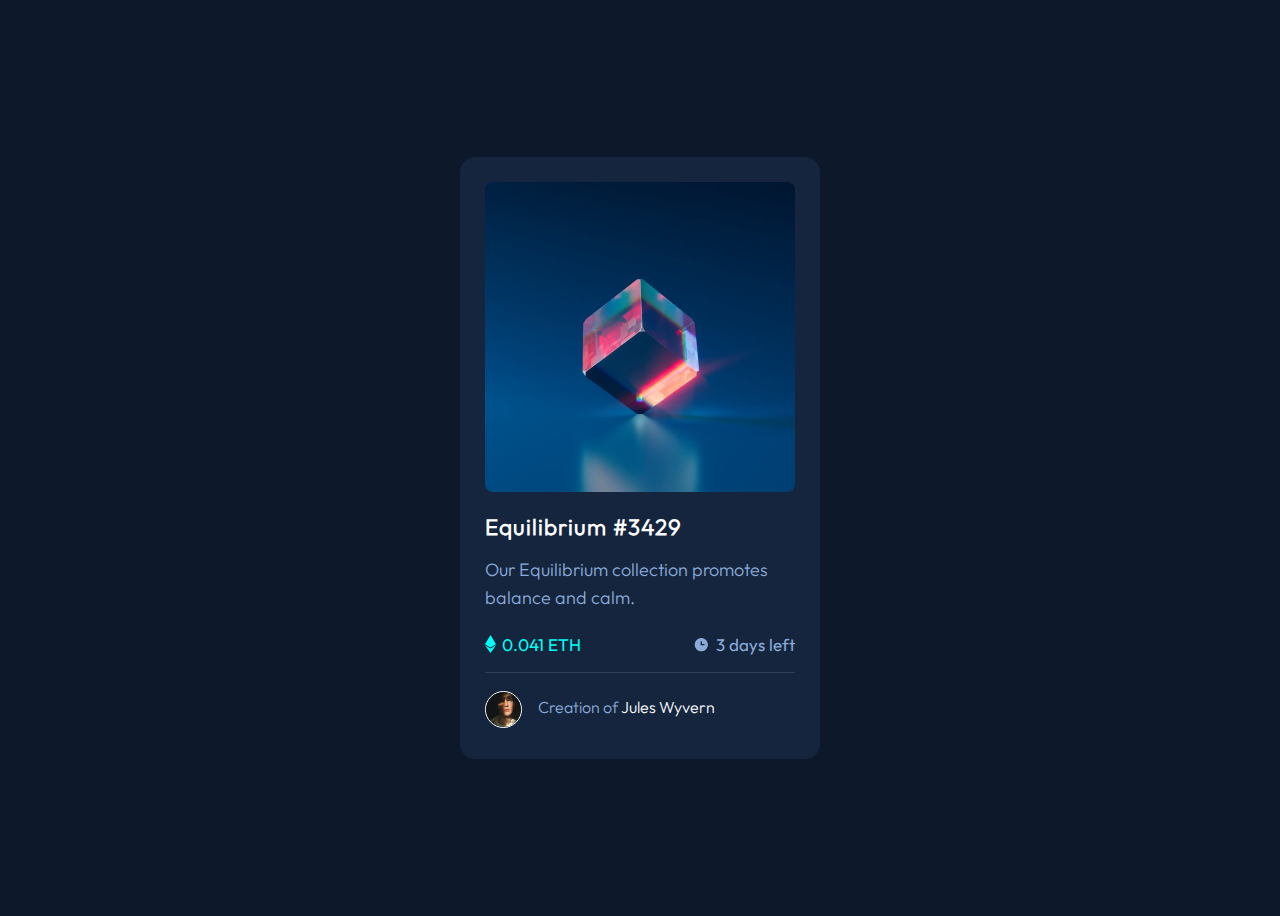
<file: 1. NFT preview card component/index.html>
<!DOCTYPE html>
<html lang="en">
<head>
    <meta charset="UTF-8">
    <meta http-equiv="X-UA-Compatible" content="IE=edge">
    <meta name="viewport" content="width=device-width, initial-scale=1.0">
    <title>NTF card</title>
    <link rel="stylesheet" href="assets/css/styles.css">
    <link rel="shortcut icon" href="assets/img/favicon-32x32.png" type="image/x-icon">
</head>
<body>
    <div class="container">
        <div id="mainPic">
            <div class="eye-overlay">
                <img src="assets/img/icon-view.svg" alt="Eye image" />
            </div>
        </div>
        <h1>Equilibrium #3429</h1>
        <p class="description-p">Our Equilibrium collection promotes balance and calm.</p>
        <div class="elements">
            <div class="ethereum">
                <img src="assets/img/icon-ethereum.svg" alt="Icono de Ethereum" id="ethImg" />
                <span class="ethAmount">0.041 ETH</span>
            </div>
            <div class="days">
                <img src="assets/img/icon-clock.svg" alt="icono de reloj" id="clockImg" />
                <span class="daysLeft">3 days left</span>
            </div>
        </div>
        <hr />
        <footer>
            <img src="assets/img/image-avatar.png" alt="Profile image" id="avatar" />
            <p class="footer-p">Creation of <span>Jules Wyvern</span></p>
        </footer>
    </div>
</body>
</html>
</file>
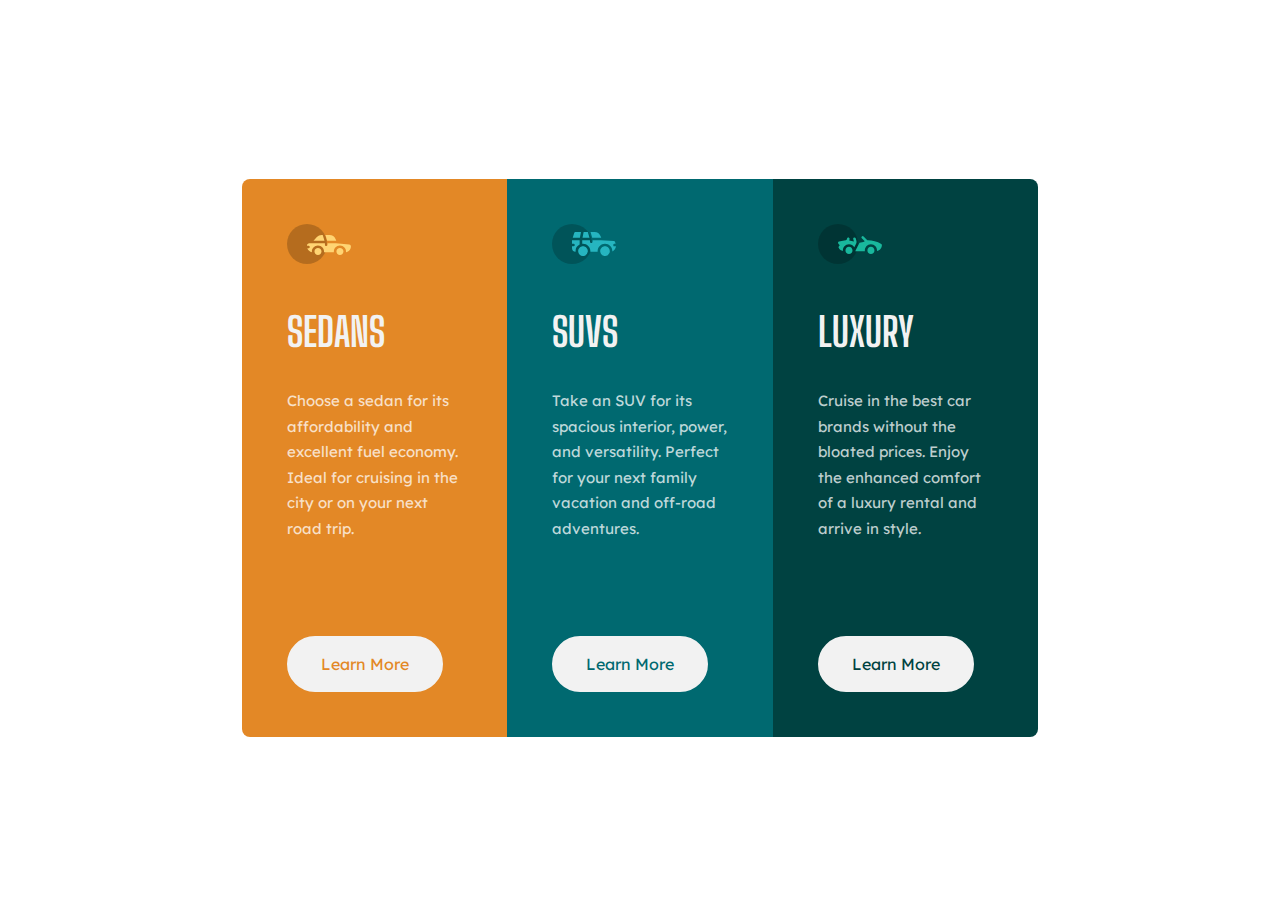
<file: 2. 3-column preview card component/index.html>
<!DOCTYPE html>
<html lang="en">
<head>
    <meta charset="UTF-8">
    <meta http-equiv="X-UA-Compatible" content="IE=edge">
    <meta name="viewport" content="width=device-width, initial-scale=1.0">
    <title>3-column preview card component</title>
    <link rel="stylesheet" href="assets/css/styles.css">
</head>
<body>
    <div class="container">
        <div class="box1">
            <div class="icon">
                <img src="assets/img/icon-sedans.svg" alt="Icono de sedans" />
            </div>
            <h1>SEDANS</h1>
            <p>Choose a sedan for its affordability and excellent fuel economy. Ideal for cruising in the city or on your next road trip.</p>
            <button class="btn-lm">Learn More</button>
        </div>
        <div class="box2">
            <div class="icon">
                <img src="assets/img/icon-suvs.svg" alt="Icono de sedans" />
            </div>
            <h1>SUVS</h1>
            <p>Take an SUV for its spacious interior, power, and versatility. Perfect for your next family vacation and off-road adventures.</p>
            <button class="btn-lm">Learn More</button>
        </div>
        <div class="box3">
            <div class="icon">
                <img src="assets/img/icon-luxury.svg" alt="Icono de sedans" />
            </div>
            <h1>LUXURY</h1>
            <p>Cruise in the best car brands without the bloated prices. Enjoy the enhanced comfort of a luxury rental and arrive in style.</p>
            <button class="btn-lm">Learn More</button>
        </div>
    </div>
</body>
</html>
</file>
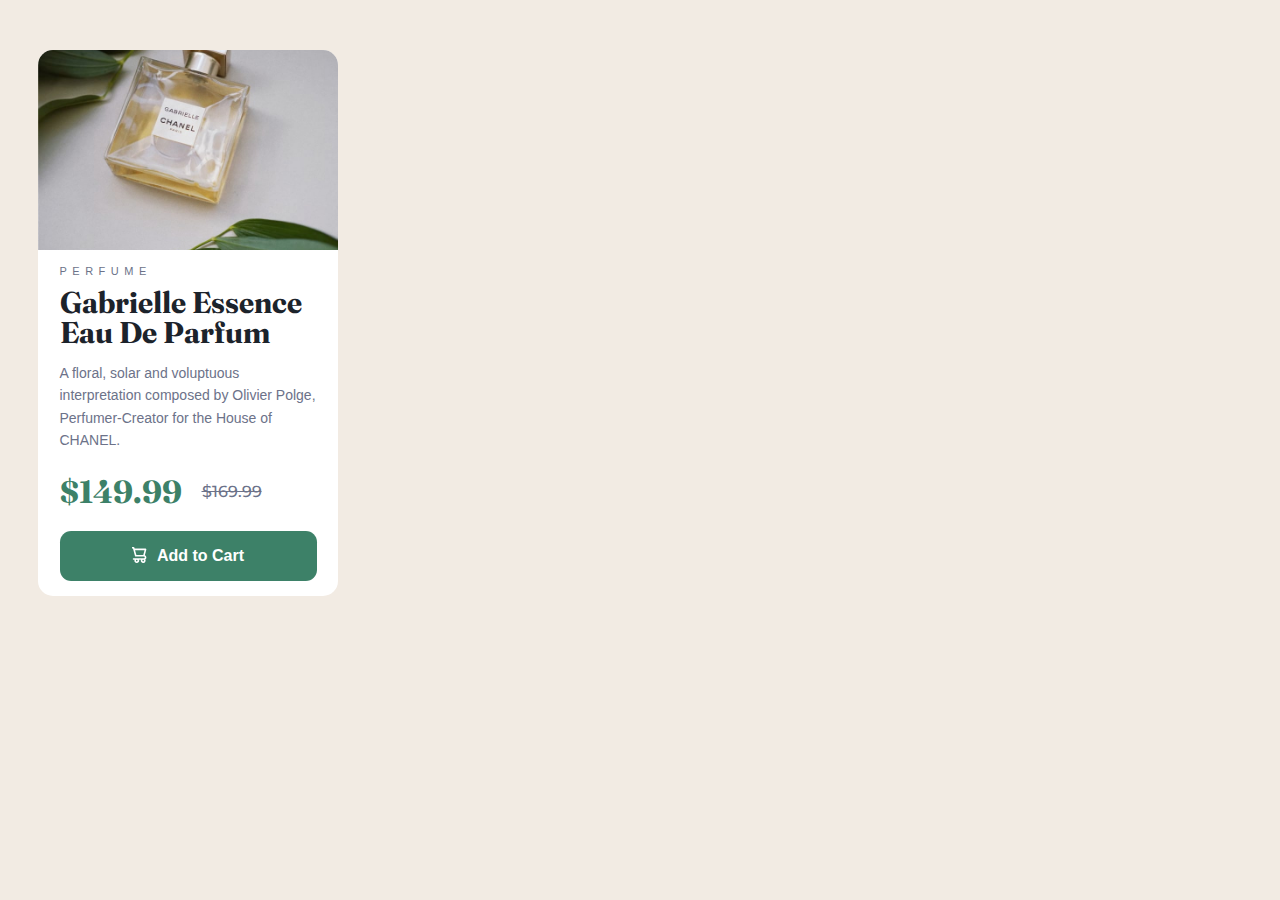
<file: 2. Product preview card component/index.html>
<!DOCTYPE html>
<html lang="en">
<head>
  <meta charset="UTF-8">
  <meta name="viewport" content="width=device-width, initial-scale=1.0">
  <link rel="icon" type="image/png" sizes="32x32" href="./images/favicon-32x32.png">
  <link rel="stylesheet" href="styles.css">
  <title>Frontend Mentor | Product preview card component</title>
</head>
<body>
<div class="container">
  <div class="image"></div>
  <div class="bodyProduct">
    <p class="category">Perfume</p>

    <h1>Gabrielle Essence Eau De Parfum</h1>

    <p class="description">A floral, solar and voluptuous interpretation composed by Olivier Polge, 
    Perfumer-Creator for the House of CHANEL.</p>
    <div class="prices">
      <span class="newPrice">$149.99</span>
      <span class="oldPrice">$169.99</span>
    </div>
    <div class="addToCard"><svg width="15" height="16" xmlns="http://www.w3.org/2000/svg"><path d="M14.383 10.388a2.397 2.397 0 0 0-1.518-2.222l1.494-5.593a.8.8 0 0 0-.144-.695.8.8 0 0 0-.631-.28H2.637L2.373.591A.8.8 0 0 0 1.598 0H0v1.598h.983l1.982 7.4a.8.8 0 0 0 .799.59h8.222a.8.8 0 0 1 0 1.599H1.598a.8.8 0 1 0 0 1.598h.943a2.397 2.397 0 1 0 4.507 0h1.885a2.397 2.397 0 1 0 4.331-.376 2.397 2.397 0 0 0 1.12-2.021ZM11.26 7.99H4.395L3.068 3.196h9.477L11.26 7.991Zm-6.465 6.392a.8.8 0 1 1 0-1.598.8.8 0 0 1 0 1.598Zm6.393 0a.8.8 0 1 1 0-1.598.8.8 0 0 1 0 1.598Z" fill="#FFF"/></svg><span class="buttonText">Add to Cart</span></div>
  </div>
</div>
</body>
</html>
</file>
<file: 1. NFT preview card component/assets/css/styles.css>
* {
    box-sizing: border-box;
}

/* Fonts */

@font-face {
    font-family: Outfit-300;
    src: url(../fonts/Outfit-Light.ttf);
}

@font-face {
    font-family: Outfit-400;
    src: url(../fonts/Outfit-Regular.ttf);
}

@font-face {
    font-family: Outfit-600;
    src: url(../fonts/Outfit-SemiBold.ttf);
}

/* General Setup */

:root {

    /* Colors */
    
        --soft-blue: hsl(215, 51%, 70%);
        --cyan: hsl(178, 100%, 50%);

    /* Fonts */

    --light-text: "Outfit-300";
    --regular-text: "Outfit-400";
    --bold-text: "Outfit-600";
}

body {
    background-color: hsl(217, 54%, 11%);
    font-family: var(--light-text);
    display: flex;
    justify-content: center;
    align-items: center;
    height: 100vh; /* this is used only to center in a document without content */
    overflow: hidden;
}

h1, .footer-p span {
    color: hsl(0, 0%, 100%);
}

h1 {
    font-size: 1.4em;
    padding: 6px 0 0 0;
    letter-spacing: 1px;
}

p {
    font-size: 18px;
    margin: 0;
    line-height: 1.55em;
}

hr {
    width: 100%;
    border-style: none;
    border-top: 1px solid hsl(215, 32%, 27%);
}

/* Box */

.container {
    width: 360px;
    padding: 25px;
    background: hsl(216, 50%, 16%);
    color: var(--soft-blue);
    display: flex;
    flex-flow: column wrap;
    border-radius: 15px;
}

/* Elements */

#mainPic {
    background-image: url(../img/image-equilibrium.jpg);
    background-size: 100%;
    border-radius: 8px;
}
    .eye-overlay {
        background-color: hsla(178, 100%, 50%, 0.60);
        border-radius: 8px;
        height: 310px;
        opacity: 0;
        display: flex;
        align-items: center;
        justify-content: center;
    }
        .eye-overlay:hover {        
            cursor: pointer;
            opacity: 1;
        }

div.elements {
    display: flex;
    justify-content: space-between;
    padding: 22px 0 0.6em 0;
}
    .ethereum, .days {
        display: flex;
        align-items: center;
    }
        #ethImg, #clockImg {
            margin: 0 0.4em 0 0;
        }
        .ethAmount, .daysLeft {
            font-family: var(--regular-text);
            font-size: 17px;
        }
        .ethAmount {
            color: var(--cyan);
        }

/* Footer */

footer {
    display: flex;
    justify-content: flex-start;
    align-items: center;
}
    #avatar {
        width: 12%;
        margin: 3% 1em 0.4em 0;
        border: 1px solid hsl(0, 0%, 100%);
        border-radius: 50%;
    }
    .footer-p {
        font-size: 1em;
    }
        .footer-p span:hover, h1:hover {
            color: var(--cyan);
            cursor: pointer;
        }
</file>
<file: 2. 3-column preview card component/assets/css/styles.css>
/* MOBILE FIRST CSS */

* { box-sizing: border-box; }

@font-face {
    font-family: "BSD";
    src: url(../fonts/BigShouldersDisplay-Bold.ttf);
}
@font-face {
    font-family: "Lex";
    src: url(../fonts/LexendDeca-Regular.ttf);
}

:root {
        --orange: hsl(31, 77%, 52%);
        --dark-cyan: hsl(184, 100%, 22%);
        --very-dark-cyan: hsl(179, 100%, 13%);

        --main-font:"Lex";
        --headings-font:"BSD";
}

.container {
    display: flex;
    flex-flow: column wrap;
    justify-content: center;
    align-items: center;
    color:hsl(0, 0%, 95%);
    margin: 5em 1em;
}

p {
    font-size: 15px;
    color: hsla(0, 0%, 100%, 0.75);
    font-family: var(--main-font);
    line-height: 1.7em;
}

h1 {
    font-family: var(--headings-font);
    margin: 1em 0 0.8em 0;
    font-size: 2.5em;
}

/* BOXES */

.box1, .box2, .box3 {  
    width: 100%;
    padding: 2.8em;
}

.box1 {
    background-color: var(--orange);
    border-radius: 1em 1em 0 0;
}
    .box1 .btn-lm {
        color: var(--orange);
    }

.box2 {
    background-color: var(--dark-cyan);
}
    .box2 .btn-lm {
        color: var(--dark-cyan);
    }

.box3 {
    background-color: var(--very-dark-cyan);
    border-radius: 0 0 1em 1em;
}
    .box3 .btn-lm {
        color: var(--very-dark-cyan);
    }

/* BUTTON */

.btn-lm {
    border: 2px solid hsl(0, 0%, 95%);
    background-color: hsl(0, 0%, 95%);    
    border-radius: 2em;
    padding: 1em 2em;
    margin: 1em 0 0 0;
    font-family: var(--main-font);
    font-size: 16px;
}
    .btn-lm:hover {
        cursor: pointer;
        background-color: transparent;
        color:hsl(0, 0%, 95%);
    }

/* DESKTOP VIEW 376px - 1440px */

@media all and (min-width:376px) {
    body { 
        overflow: hidden;
    }
    .container {
        display: flex;
        flex-flow: row wrap;
        justify-content: center;
        padding: 0 8%;
        min-height: 100vh;
        margin: 0;
    }
    .box1, .box2, .box3 {
        max-width: 25%;
        border-radius: 0;
    }
    .box1  {
        border-radius: 0.5em 0 0 0.5em;
    }
    .box3 {
        border-radius: 0 0.5em 0.5em 0;
    }
    .btn-lm {
        margin: 5em 0 0 0;
    }
}
</file>
<file: 2. Product preview card component/styles.css>
*{
  box-sizing: border-box;
}

@font-face{
  font-family: "MontserratB";
  src: url(fonts/Montserrat-Bold.ttf);
}

@font-face {
  font-family: "MontserratM";
  src: url(fonts/Montserrat-Medium.ttf);
}

@font-face {
  font-family: "FrauncesB";
  src: url(fonts/Fraunces-Bold.ttf);
}

/* MOBILE SIZE */

body {
  background-color: hsl(30, 38%, 92%);
}

.container {
  border-radius: 15px;
  background-color: hsl(0, 0%, 100%);
  display: flex;
  flex-flow: column wrap;
  justify-content: center;
  align-items: center;
  color: black;
  margin: 50px 30px;
  width: 300px;
}

.image {
  background-image: url("images/image-product-mobile.jpg");
  background-position: center;
  background-size: 300px auto;
  border-radius: 15px 15px 0 0;
  width: 100%;
  height: 200px;
}

.bodyProduct {
  padding: 15px 21.5px;
}

.category {
  text-transform: uppercase;
  letter-spacing: 0.5em;
  font-family: "Helvetica", sans-serif;
  font-size: 11px;
  margin-top: 0;
  color: hsl(228, 12%, 48%);
}

h1 {
  font-size: 30px;
  font-family: "FrauncesB", serif;
  margin: 0;
  line-height: 1em;
  color:  hsl(212, 21%, 14%);
}

.description {
  font-family: "Helvetica", sans-serif;
  font-size: 14px;
  line-height: 1.6em;
  color: hsl(228, 12%, 48%);
}

.prices {
  margin: 20px 15px 20px 0;
  display: flex;
  align-items: center;
}
.newPrice {
  color: rgb(61, 129, 104);
  font-size: 2em;
  font-family: "FrauncesB";
}
.oldPrice {
  color: hsl(228, 12%, 48%);
  margin-left: 20px;
  text-decoration: line-through;
  font-family: "MontserratM";
}
.addToCard {
  display: flex;
  justify-content: center;
  background-color: rgb(61, 129, 104);
  padding: 1em 0;
  width: 100%;
  border-radius: 0.7em;
  color: white;
  font-family: "Helvetica", sans-serif;
}
  .addToCard:hover {
    background-color: rgb(23, 68, 52);
    cursor: pointer;
  }
  .buttonText {
    margin-left: 10px;
    align-self: center;
    font-weight: 600;
  }

  /* DESKTOP SIZE */
  @media (min-width: 1440px) {
    .container {
      flex-flow: row nowrap;
      height: 400px;
      width: 500px;
    }
    .image {
      background-image: url("images/image-product-desktop.jpg");
      background-position: center;
      background-size:auto 400px ;
      min-height: 100%;
      border-radius: 15px 0 0 15px;
      min-width: 50%;
    }
  }
</file>
